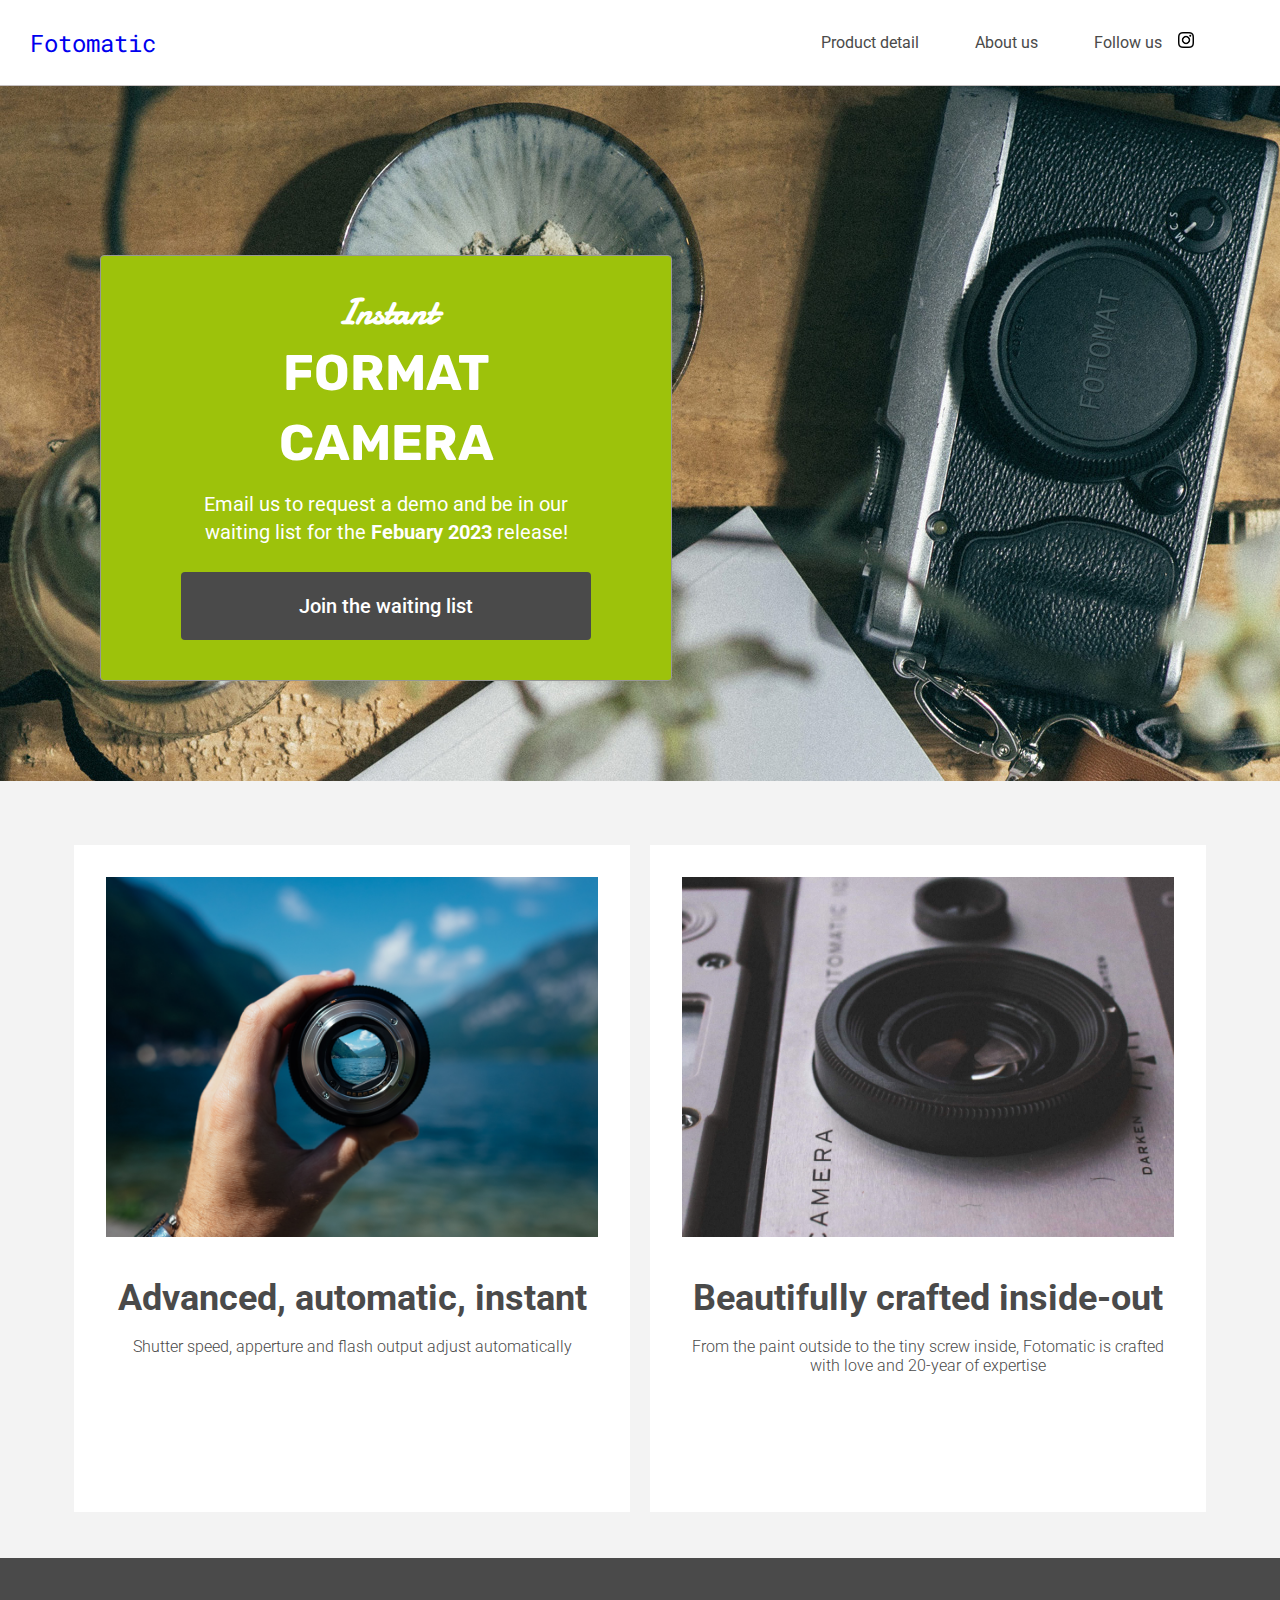
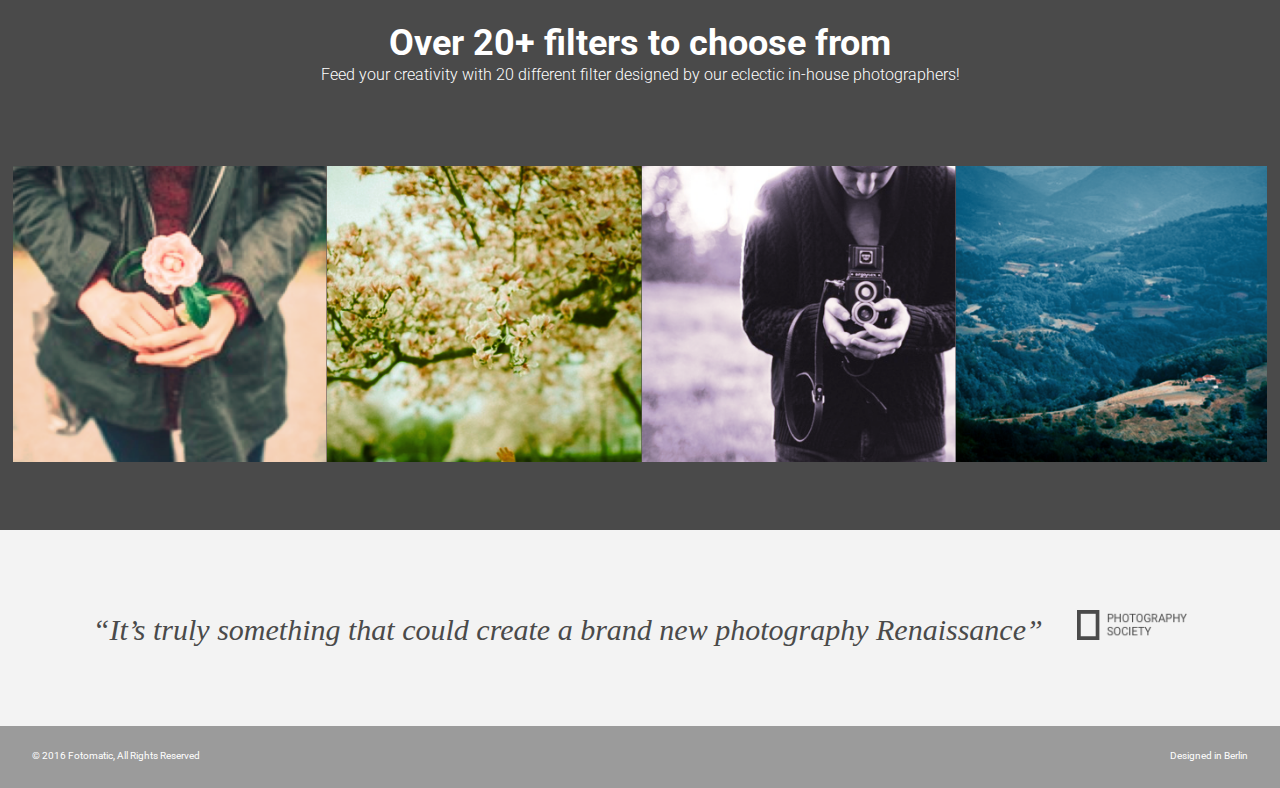
<file: index.html>
<!DOCTYPE html>
<html>
  <head>
    <title>Fotomatic</title>
    <link
      href="https://fonts.googleapis.com/css?family=Damion"
      rel="stylesheet"
    />
    <link
      href="https://fonts.googleapis.com/css?family=Rubik"
      rel="stylesheet"
    />
    <link
      href="https://fonts.googleapis.com/css?family=Roboto:300,400,600,700"
      rel="stylesheet"
    />
    <link
      href="https://fonts.googleapis.com/css2?family=Roboto+Mono&family=Roboto:ital@1&display=swap"
      rel="stylesheet"
    />
    <link rel="stylesheet" href="./resources/css/style.css" />
    <meta name="viewport" content="width=device-width, initial-scale=1.0" />

    <meta charset="UTF-8" />
  </head>
  <body>
    <!-- Header -->
    <header>
      <div class="content">
        <a href="index.html" class="desktop logo">Fotomatic</a>
        <nav class="desktop">
          <ul>
            <li><a href="#">Product detail</a></li>
            <li><a href="#">About us</a></li>
            <li>
              <a href="https://www.instagram.com/"
                >Follow us
                <img class="icon" src="./resources/images/instagram.png"
              /></a>
            </li>
            <li><a href="#" class="button">Join us</a></li>
          </ul>
        </nav>
        <nav class="mobile">
          <ul>
            <li>
              <a href="#"><img src="./resources/images/ic-logo.svg" /></a>
            </li>
            <li>
              <a href="#"
                ><img src="./resources/images/ic-product-detail.svg"
              /></a>
            </li>
            <li>
              <a href="#"><img src="./resources/images/ic-about-us.svg" /></a>
            </li>
            <li><a href="#" class="button">Join us</a></li>
          </ul>
        </nav>
      </div>
    </header>
    <!-- Main Content -->
    <div class="main-content">
      <!-- Sign Up Section -->
      <div id="sign-up-section" class="banner">
        <div id="sign-up-cta">
          <div class="content center">
            <div class="header">
              <h2 class="cursive">Instant</h2>
              <h1 class="striking">FORMAT CAMERA</h1>
            </div>
            <div class="email">
              <span>
                Email us to request a demo and be in our waiting list for the
                <strong>Febuary 2023</strong> release!
              </span>
              <div class="button">Join the waiting list</div>
            </div>
          </div>
        </div>
      </div>

      <!-- Features Section -->
      <div id="features-section">
        <div class="feature">
          <div class="center">
            <div class="image-container">
              <img src="resources/images/feature-1.png" />
            </div>
            <div class="content">
              <h2>Advanced, automatic, instant</h2>
              <h3>
                Shutter speed, apperture and flash output adjust automatically
              </h3>
            </div>
          </div>
        </div>
        <div class="feature">
          <div class="center">
            <div class="image-container">
              <img src="resources/images/feature-2.png" />
            </div>
            <div class="content">
              <h2>Beautifully crafted inside-out</h2>
              <h3>
                From the paint outside to the tiny screw inside, Fotomatic is
                crafted with love and 20-year of expertise
              </h3>
            </div>
          </div>
        </div>
      </div>

      <!-- Filters Section -->
      <div id="filters-section">
        <div class="content center">
          <h2>Over 20+ filters to choose from</h2>
          <h3>
            Feed your creativity with 20 different filter designed by our
            eclectic in-house photographers!
          </h3>
        </div>
        <div class="main-img images-container">
          <div class="image-container">
            <img src="./resources/images/filter-1.png" />
          </div>
          <div class="image-container">
            <img src="./resources/images/filter-2.png" />
          </div>
          <div class="image-container">
            <img src="./resources/images/filter-3.png" />
          </div>
          <div class="image-container extra">
            <img src="./resources/images/filter-4.png" />
          </div>
        </div>
      </div>

      <!-- Quotes Section-->
      <div id="quotes-section">
        <div class="content center">
          <span class="quote"
            >“It’s truly something that could create a brand new photography
            Renaissance”</span
          >
          <img
            class="quote-citation"
            src="./resources/images/photography-logo.png"
          />
        </div>
      </div>

      <!-- Footer -->
      <footer>
        <div class="content">
          <span class="copyright">© 2016 Fotomatic, All Rights Reserved</span>
          <span class="location">Designed in Berlin</span>
        </div>
      </footer>
    </div>
  </body>
</html>
</file>
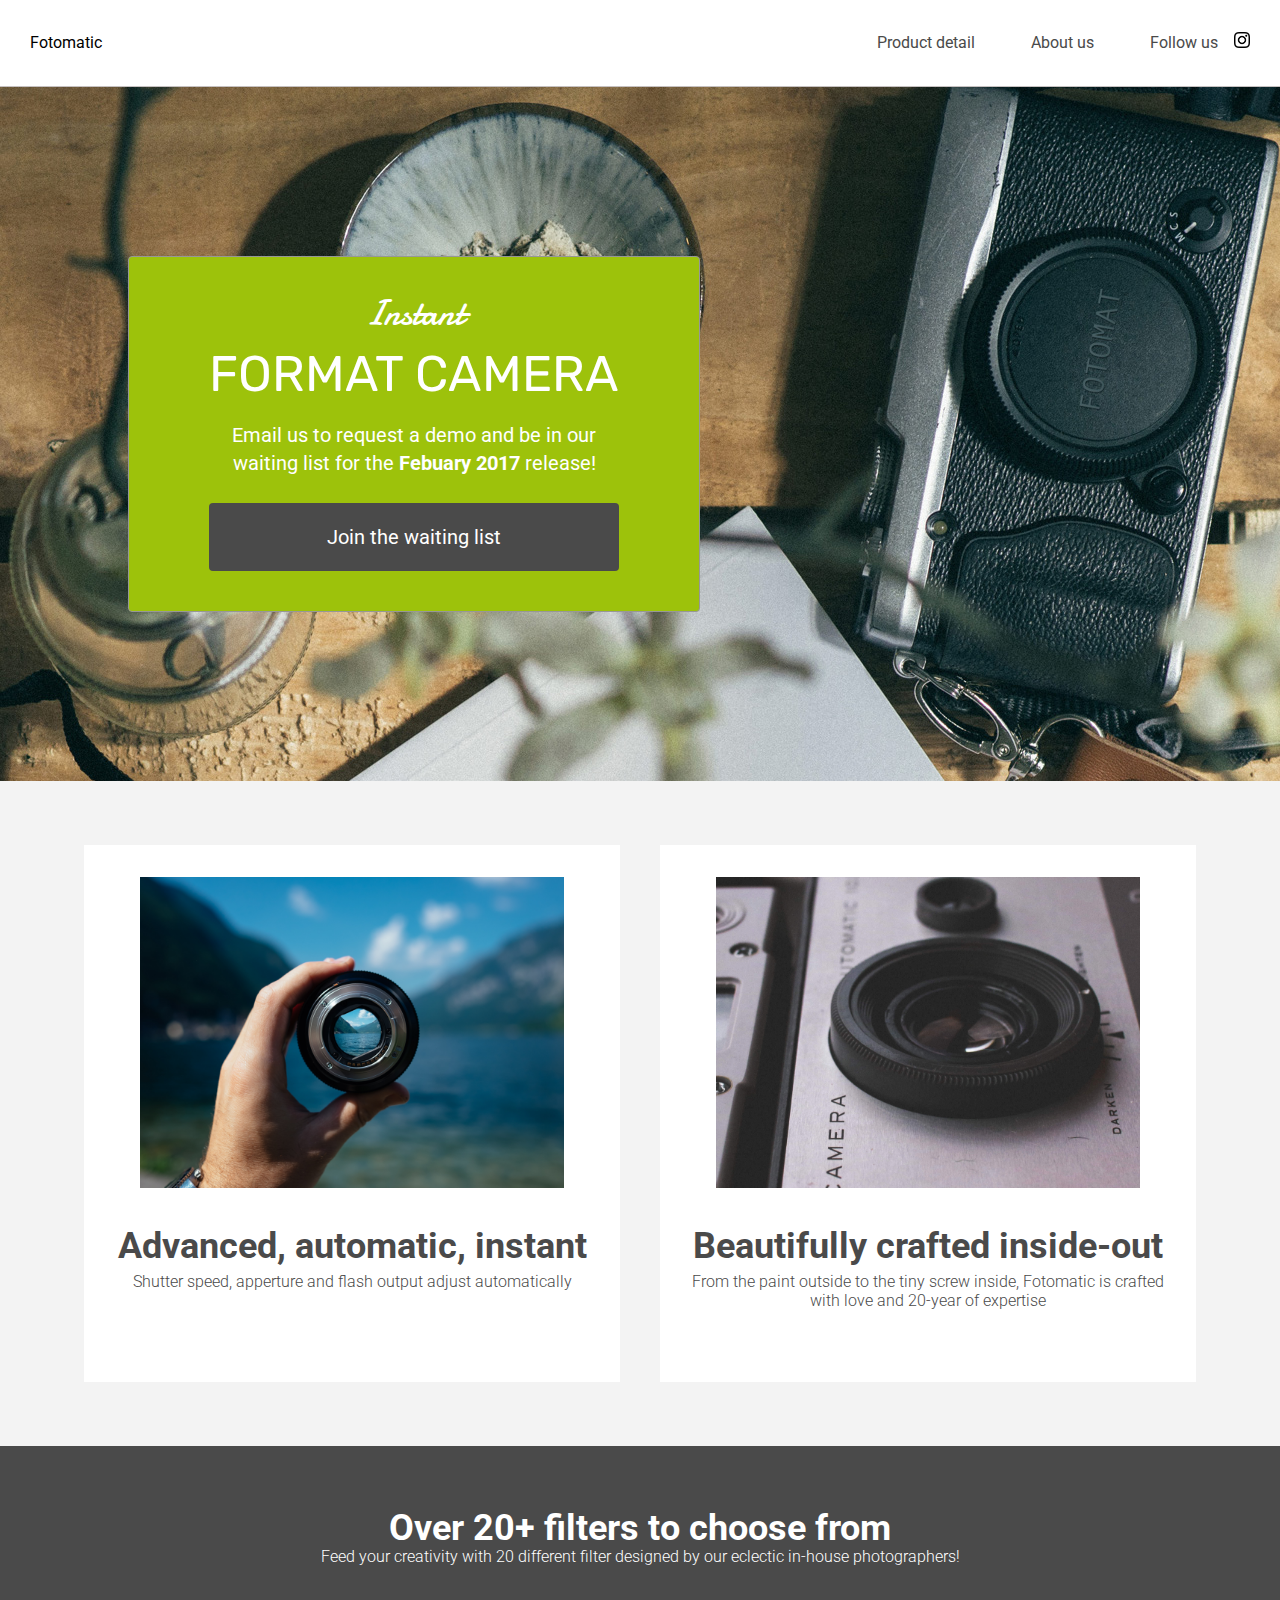
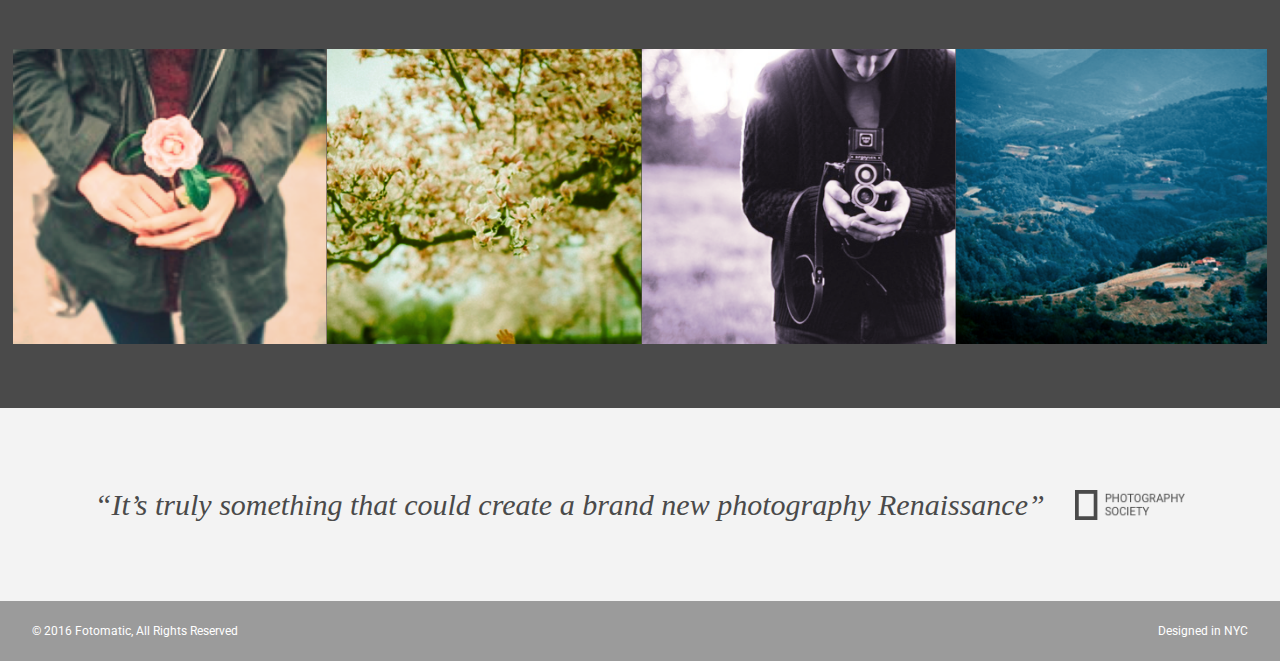
<file: finished/F1C1_solution/index.html>
<!DOCTYPE html>
<html>
<head>
  <link href="https://fonts.googleapis.com/css?family=Damion" rel="stylesheet">
  <link href="https://fonts.googleapis.com/css?family=Rubik" rel="stylesheet">
  <link href="https://fonts.googleapis.com/css?family=Roboto:300,400,600,700" rel="stylesheet">
  <link rel="stylesheet" href="./resources/css/reset.css">
  <link rel="stylesheet" href="./resources/css/style.css">
  <title>Fotomatic</title>
</head>
<body>
  <!-- Header -->
  <header>
    <div class="content">
      <a href="index.html" class="desktop logo">Fotomatic</a>
      <nav class="desktop">
        <ul>
          <li><a href="#">Product detail</a></li>
          <li><a href="#">About us</a></li>
          <li><a href="https://www.instagram.com/" target="_blank">Follow us <img class="icon" src="./resources/images/instagram.png"></a></li>
          <li><a href="#" class="button">Join us</a></li>
        </ul>
      </nav>
      <nav class="mobile">
        <ul>
          <li><a href="#"><img src="./resources/images/ic-logo.svg"></a></li>
          <li><a href="#"><img src="./resources/images/ic-product-detail.svg"></a></li>
          <li><a href="#"><img src="./resources/images/ic-about-us.svg"></a></li>
          <li><a href="#" class="button">Join us</a></li>
        </ul>
      </nav>
    </div>
  </header>

  <!-- Main Content -->
  <div class="main-content">

    <!-- Sign Up Section -->
    <div id="sign-up-section" class="banner">
      <div id="sign-up-cta">
        <div class="content center">
          <div class="header">
            <h2 class="cursive">Instant</h2>
            <h1 class="striking">FORMAT CAMERA</h1>
          </div>
          <div class="email">
            <span>
              Email us to request a demo and be in our waiting list for the <strong>Febuary 2017</strong> release!
            </span>
            <div class="button">Join the waiting list</div>
          </div>
        </div>
      </div>
    </div>

    <!-- Features Section -->
    <div id="features-section">
      <div class="feature">
        <div class="center">
          <div class="image-container">
            <img src="./resources/images/feature-1.png" />
          </div>
          <div class="content">
            <h2>Advanced, automatic, instant</h2>
            <h3>Shutter speed, apperture and flash output adjust automatically</h3>
          </div>
        </div>
      </div>
      <div class="feature">
        <div class="center">
          <div class="image-container">
            <img src="./resources/images/feature-2.png" />
          </div>
          <div class="content">
            <h2>Beautifully crafted inside-out</h2>
            <h3>From the paint outside to the tiny screw inside, Fotomatic is crafted with love and 20-year of expertise</h3>
          </div>
        </div>
      </div>
    </div>

    <!-- Filters Section -->
    <div id="filters-section">
      <div class="content center">
        <h2>Over 20+ filters to choose from</h2>
        <h3>Feed your creativity with 20 different filter designed by our eclectic in-house photographers!</h3>
      </div>
      <div class="images-container">
        <div class="image-container">
          <img src="./resources/images/filter-1.png" />
        </div>
        <div class="image-container">
          <img src="./resources/images/filter-2.png" />
        </div>
        <div class="image-container">
          <img src="./resources/images/filter-3.png" />
        </div>
        <div class="image-container extra">
          <img src="./resources/images/filter-4.png" />
        </div>
      </div>
    </div>

    <!-- Quotes Section -->
    <div id="quotes-section">
      <div class="content center">
        <span class="quote">“It’s truly something that could create a brand new photography Renaissance”</span>
        <img class="quote-citation" src="./resources/images/photography-logo.png" />
      </div>
    </div>

    <!-- Footer -->
    <footer>
      <div class="content">
        <span class="copyright">© 2016  Fotomatic, All Rights Reserved</span>
        <span class="location">Designed in NYC</span>
      </div>
    </footer>

  </div>
</body>
</html>
</file>
<file: resources/css/style.css>
/* Universal Styles */
/* Header */
/* Sign Up Section */
/* Features Section */
/* Filters Section */
/* Quotes Section */
/* Footer */
html {
  font-family: "Roboto", sans-serif;
  font-size: 16px;
}

body {
  margin: 0;
}

.main-content {
  position: relative;
  top: 5.3125rem;
}

.center {
  text-align: center;
}

.button {
  border-radius: 4px;
  background-color: #4a4a4a;
  color: white;
}

.image-container {
  overflow: hidden;
}
.image-container img {
  display: block;
  max-width: 100%;
}

header {
  position: fixed;
  z-index: 100;
  width: 100%;
  border-bottom: solid 1px #c6c1c1;
  background-color: white;
  color: #4a4a4a;
}
header .button {
  display: none;
}
header .content {
  height: 85px;
  display: flex;
  align-items: center;
  padding: 0 1.875rem;
}
header .logo {
  flex: 1;
  font-family: "Roboto Mono", monospace;
  font-size: 24px;
  text-decoration: none;
}
header nav ul {
  display: flex;
  list-style: none;
}
header .icon {
  width: 1rem;
  padding-left: 0.75rem;
}
header .mobile {
  display: none;
}

nav li {
  padding-left: 3.5rem;
}
nav a {
  vertical-align: bottom;
  line-height: 1.6;
  font-size: 1rem;
  color: #4a4a4a;
  text-decoration: none;
}

#sign-up-section {
  display: flex;
  justify-content: flex-start;
  align-items: flex-start;
  height: 43.5rem;
  height: 43.5rem;
  background-image: url("../images/banner-landingpage.jpg");
  background-position: bottom;
  background-size: cover;
  background-repeat: no-repeat;
}

#sign-up-cta {
  padding: 0 5rem 2.5rem 5rem;
  border: solid 1px #979797;
  border-radius: 4px;
  background-color: #9dc20b;
  margin: 170px auto 170px 100px;
}
#sign-up-cta .content {
  width: 25.625rem;
  margin-top: 2rem;
  font-family: "Roboto", sans-serif;
  font-size: 1.25rem;
  line-height: 1.4;
  color: white;
}
#sign-up-cta h1 {
  font-size: 3.125rem;
}
#sign-up-cta h2 {
  font-size: 2.25rem;
}
#sign-up-cta span strong {
  font-weight: bold;
}
#sign-up-cta .cursive {
  font-family: "Damion", cursive;
  margin: 0;
}
#sign-up-cta .striking {
  font-family: "Rubik", sans-serif;
  padding-bottom: 0.75rem;
  margin: 0;
}
#sign-up-cta .button {
  margin-top: 1.625rem;
  padding: 1.25rem 7.25rem;
  font-weight: 500;
}

#features-section {
  display: flex;
  justify-content: space-between;
  padding: 4rem 5% 46px 5%;
  background-color: #f3f3f3;
}

.feature {
  height: 635px;
  flex: 1;
  padding: 2rem 2rem 0 2rem;
  margin: 0px 10px;
  background-color: white;
}
.feature .image-container img {
  width: 100%;
}
.feature .content {
  line-height: 1.2;
  padding-top: 40px;
  height: 187px;
}
.feature h2 {
  font-size: 2.25rem;
  font-weight: bold;
  color: #4a4a4a;
  margin: 0;
}
.feature h3 {
  font-size: 1rem;
  line-height: 1.2;
  font-weight: 300;
  color: #4a4a4a;
}

#filters-section {
  padding: 4rem 0;
  background-color: #4a4a4a;
}
#filters-section .content {
  padding: 0 0.625rem;
  margin-bottom: 5rem;
}
#filters-section .content h2 {
  margin: 0;
  font-size: 2.25rem;
  font-weight: bold;
  color: white;
}
#filters-section .content h3 {
  margin: 0;
  font-size: 1rem;
  line-height: 1.4;
  font-weight: 300;
  color: white;
}
#filters-section .main-img {
  display: inline-flex;
}
#filters-section .images-container {
  max-width: 100%;
  padding: 0 1%;
}

#quotes-section {
  background-color: #f3f3f3;
}
#quotes-section .content {
  padding: 5rem 0;
}
#quotes-section .quote {
  font-family: "Palatino", serif;
  font-size: 1.875rem;
  line-height: 1.1;
  font-style: italic;
  color: #4a4a4a;
}
#quotes-section .quote-citation {
  margin-left: 30px;
  height: 1.875rem;
}

footer {
  background-color: #9b9b9b;
  height: 62px;
}
footer .content {
  padding: 1.5rem 2rem;
  color: white;
  display: flex;
  font-size: 0.75rem;
  font-family: "Roboto", sans-serif;
  font-weight: 400;
}
footer .copyright {
  flex-grow: 1;
}

@media only screen and (max-width: 890px) {
  .feature h2 {
    font-size: 1.125rem;
    line-height: 1.3;
    font-weight: normal;
  }
  .feature h3 {
    font-size: 0.875rem;
    line-height: 1.4;
  }
}
@media only screen and (min-width: 760px) {
  footer .content {
    font-size: 0.625rem;
  }
}
@media only screen and (max-width: 760px) {
  header li {
    padding: 0 15px;
  }
  header .button {
    display: block;
    padding: 0.1875rem 0.5rem;
    background-color: #9dc20b;
    line-height: 1.6;
    color: white;
  }
  .main-content {
    justify-content: center;
    top: 48px;
  }
  #sign-up-section {
    align-items: center;
    justify-content: center;
    height: 28rem;
  }
  #sign-up-cta {
    margin: auto;
    position: static;
    width: auto;
    height: auto;
    background-color: transparent;
    border: none;
    font-weight: lighter;
  }
  #sign-up-cta .content {
    margin-top: 0;
  }
  #sign-up-cta .email {
    display: none;
  }
  #sign-up-cta h1 {
    font-size: 3.125rem;
  }
  #sign-up-cta h2 {
    font-size: 2.25rem;
  }
  #features-section {
    padding: 64px 2% 46px 2%;
  }
  #features-section .content {
    text-align: left;
  }
  #features-section .content h3 {
    font-size: 1.125rem;
  }
  #features-section .content h2 {
    font-size: 2.25rem;
    font-weight: bold;
  }
  #filters-section {
    padding: 1.5rem 0 0 0;
  }
  #filters-section .content {
    margin-bottom: 1rem;
  }
  #filters-section .content h2 {
    padding-bottom: 0.625rem;
    font-size: 1.125rem;
    line-height: 1.3;
    font-weight: normal;
  }
  #filters-section .content h3 {
    font-size: 0.875rem;
    line-height: 1.4;
  }
  #filters-section .images-container {
    padding: 0;
  }
  #quotes-section .content {
    padding: 1.875rem;
    text-align: left;
    display: flex;
  }
  #quotes-section .content .quote {
    font-size: 1.5rem;
    line-height: 1.4;
  }
  #quotes-section .content .quote-citation {
    margin: 0;
  }
}
@media only screen and (max-width: 450px) {
  header .content {
    padding: 0;
    height: 3rem;
    width: 100%;
  }
  header .content .desktop {
    display: none;
  }
  header .content .mobile {
    display: block;
    width: 100%;
  }
  header .content .mobile ul {
    display: flex;
    padding: 0;
    justify-content: start;
    align-items: center;
    width: 100%;
    box-sizing: border-box;
    margin: 0;
  }
  header .content .mobile li {
    padding: 0;
    margin: 0 1.4rem;
    flex: 0 0 auto;
  }
  header .content .mobile .button {
    padding: 0.1875rem 0.5rem;
    background-color: #9dc20b;
    line-height: 1.6;
    color: white;
  }
  #sign-up-section {
    height: 20rem;
  }
  #sign-up-section #sign-up-cta {
    width: 100%;
    padding: 0;
  }
  #sign-up-section #sign-up-cta .content {
    width: 100%;
  }
  #sign-up-section #sign-up-cta h1 {
    font-size: 2.25rem;
  }
  #sign-up-section #sign-up-cta h2 {
    font-size: 2rem;
  }
  #features-section {
    flex-flow: column;
    padding: 0;
  }
  .feature {
    margin: 0;
    padding: 1.25rem 1rem 0 1rem;
  }
  .feature .content {
    line-height: 0.5rem;
  }
  .feature .content h2 {
    text-align: center;
    font-size: 1rem;
    font-weight: 400;
  }
  .feature .content h3 {
    text-align: center;
    font-size: 1rem;
  }
  #filters-section .extra {
    display: none;
  }
  #quotes-section {
    display: block;
  }
  #quotes-section .content span {
    width: 100%;
  }
}/*# sourceMappingURL=style.css.map */
</file>
<file: finished/F1C1_solution/resources/css/style.css>
/* Universal Styles */

html {
  font-family: "Roboto", sans-serif;
  font-size: 16px;
}

.main-content {
  position: relative;
  top: 5.3125rem; /* To offset for fixed header. */
}

.center {
  text-align: center;
}

.button {
  border-radius: 4px;
  background-color: #4a4a4a;
  color: white;
}

.image-container {
  overflow: hidden;
}

.image-container img {
  display: block;
  max-width: 100%;
}

@media only screen and (max-width: 895px) {
  .main-content {
    top: 2.5625rem;
  }
}

/* Header */

header {
  position: fixed;
  z-index: 100;
  width: 100%;
  border-bottom: solid 1px #c6c1c1;
  background-color: white;
}

header .content {
  display: flex;
  align-items: center;
  padding: 1.875rem;
}

header .logo {
  flex: 1;
}

header nav ul {
  display: flex;
}

nav li {
  padding-left: 3.5rem;
}

nav a {
  vertical-align: bottom;
  line-height: 1.6;
  font-size: 1rem;
  color: #4a4a4a;
}

nav .button {
  padding: .1875rem .5rem;
  background-color: #9dc20b;
  line-height: 1.6;
  color: white;
}

nav li:last-child {
  display: none;
}

header .icon {
  width: 1rem;
  padding-left: .75rem;
}

header .mobile {
  display: none;
}

@media only screen and (max-width: 895px) {
  nav li:last-child {
    display: block;
  }

  header .content {
    padding: 1rem 1rem;
  }
}

@media only screen and (max-width: 600px) {
  header .desktop {
    display: none;
  }

  header .mobile {
    display: block;
    width: 100%;
  }

  header .content {
    padding: .5rem 0;
  }

  header .mobile ul {
    display: flex;
    justify-content: space-around;
    align-items: center;
    width: 100%;
  }

  header .mobile li {
    padding: 0;
  }
}

/* Sign Up Section */

#sign-up-section {
  display: flex;
  justify-content: flex-start;
  align-items: flex-start;
  height: 43.5rem;
  background-image: url('../images/banner-landingpage.jpg');
  background-position: bottom;
  background-size: cover;
  background-repeat: no-repeat;
}

#sign-up-cta {
  position: relative;
  top: 171px;
  left: 10%;
  padding: 0 5rem 2.5rem 5rem;
  border: solid 1px #979797;
  border-radius: 4px;
  background-color: #9dc20b;
}

#sign-up-cta .content {
  width: 25.625rem;
  margin-top: 2rem;
  font-family: "Roboto", sans-serif;
  font-size: 1.25rem;
  line-height: 1.4;
  color: white;
}

#sign-up-cta h1 {
  font-size: 3.125rem;
}

#sign-up-cta h2 {
  font-size: 2.25rem;
}

#sign-up-cta span strong {
  font-weight: bold;
}

#sign-up-cta .cursive {
  font-family: "Damion", cursive;
}

#sign-up-cta .striking {
  font-family: "Rubik", sans-serif;
  padding-bottom: .75rem;
}

#sign-up-cta .button {
  margin-top: 1.625rem;
  padding: 1.25rem 7.25rem;
}

@media only screen and (max-width: 895px) {
  #sign-up-section {
    align-items: center;
    justify-content: center;
    height: 28rem;
  }

  #sign-up-cta {
    position: static;
    width: auto;
    height: auto;
    background-color: transparent;
    border: none;
  }

  #sign-up-cta .content {
    margin-top: 0;
  }

  #sign-up-cta .email {
    display: none;
  }

  #sign-up-cta h1 {
    font-size: 3.125rem;
  }

  #sign-up-cta h2 {
    font-size: 2.25rem;
  }
}

@media only screen and (max-width: 600px) {
  #sign-up-section {
    height: 20rem;
  }

  #sign-up-cta h1 {
    font-size: 2.25rem;
  }

  #sign-up-cta h2 {
    font-size: 2rem;
  }
}

/* Features Section */

#features-section {
  display: flex;
  justify-content: space-between;
  padding: 4rem 5%;
  background-color: #f3f3f3;
}

.feature {
  flex: 1;
  padding: 2rem;
  margin: 0px 1.25rem;
  background-color: white;
}

.feature .image-container {
  width: 90%;
  height: 65%;
  margin: 0 auto;
}

.feature .content {
  padding: 2.5rem 0;
}

.feature h2 {
  padding-bottom: .5rem;
  font-size: 2.25rem;
  font-weight: bold;
  color: #4a4a4a;
}

.feature h3 {
  font-size: 1rem;
  line-height: 1.2;
  font-weight: 300;
  color: #4a4a4a;
}

@media only screen and (max-width: 895px) {
  #features-section {
    padding: 1rem;
  }

  .feature {
    margin: 0px .5rem;
    padding: 1rem;
  }

  .feature h2 {
    font-size: 2rem;
    line-height: 1.3;
  }

  .feature h3 {
    font-size: .875rem;
    line-height: 1.4;
  }
}

@media only screen and (max-width: 600px) {
  #features-section {
    flex-flow: column;
    padding: 0;
  }

  .feature {
    margin: 0;
    padding: 1.25rem 1rem 0 1rem;
  }

  .feature .content {
    padding: 1.25rem 0 1.875rem 0;
  }
}

/* Filters Section */

#filters-section {
  padding: 4rem 0;
  background-color: #4a4a4a;
}

#filters-section .content {
  padding: 0 .625rem;
  margin-bottom: 5rem;
}

#filters-section .content h2 {
  font-size: 2.25rem;
  font-weight: bold;
  color: white;
}

#filters-section .content h3 {
  font-size: 1rem;
  line-height: 1.4;
  font-weight: 300;
  color: white;
}

#filters-section .images-container {
  display: flex;
  max-width: 100%;
  padding: 0 1%;
}

@media only screen and (max-width: 600px) {
  #filters-section {
    padding: 1.5rem 0 0 0;
  }

  #filters-section .content {
    margin-bottom: 1rem;
  }

  #filters-section .content h2 {
    padding-bottom: .625rem;
    font-size: 1.125rem;
    line-height: 1.3;
    font-weight: normal;
  }

  #filters-section .content h3 {
    font-size: .875rem;
    line-height: 1.4;
  }

  #filters-section .images-container {
    padding: 0;
  }

  #filters-section .extra {
    display: none;
  }
}

/* Quotes Section */

#quotes-section {
  background-color: #f3f3f3;
}

#quotes-section .content {
  display: flex;
  align-items: center;
  justify-content: center;
  padding: 5rem 1.5rem;
}

#quotes-section .quote {
  padding-right: 1.875rem;
  font-family: "Palatino", serif;
  font-size: 1.875rem;
  line-height: 1.1;
  font-style: italic;
  color: #4a4a4a;
}

#quotes-section .quote-citation {
  height: 1.875rem;
}

@media only screen and (max-width: 895px) {
  #quotes-section .content {
    padding: 3rem 1.5rem;
  }
}

@media only screen and (max-width: 600px) {
  #quotes-section .content {
    flex-flow: column;
    padding: 1.875rem .625rem;
  }

  #quotes-section .quote {
    font-size: 1.5rem;
    line-height: 1.4;
  }

  #quotes-section .quote-citation {
    display: block;
    padding-top: 1rem;
    margin: auto;
  }
}

/* Footer */

footer {
  background-color: #9b9b9b;
  padding: 1.5rem 2rem;
}

footer .content {
  color: white;
  display: flex;
  font-size: .75rem;
}

footer .copyright {
  flex-grow: 1;
}

@media only screen and (max-width: 600px) {
  footer .content {
    font-size: .625rem;
  }
}
</file>
